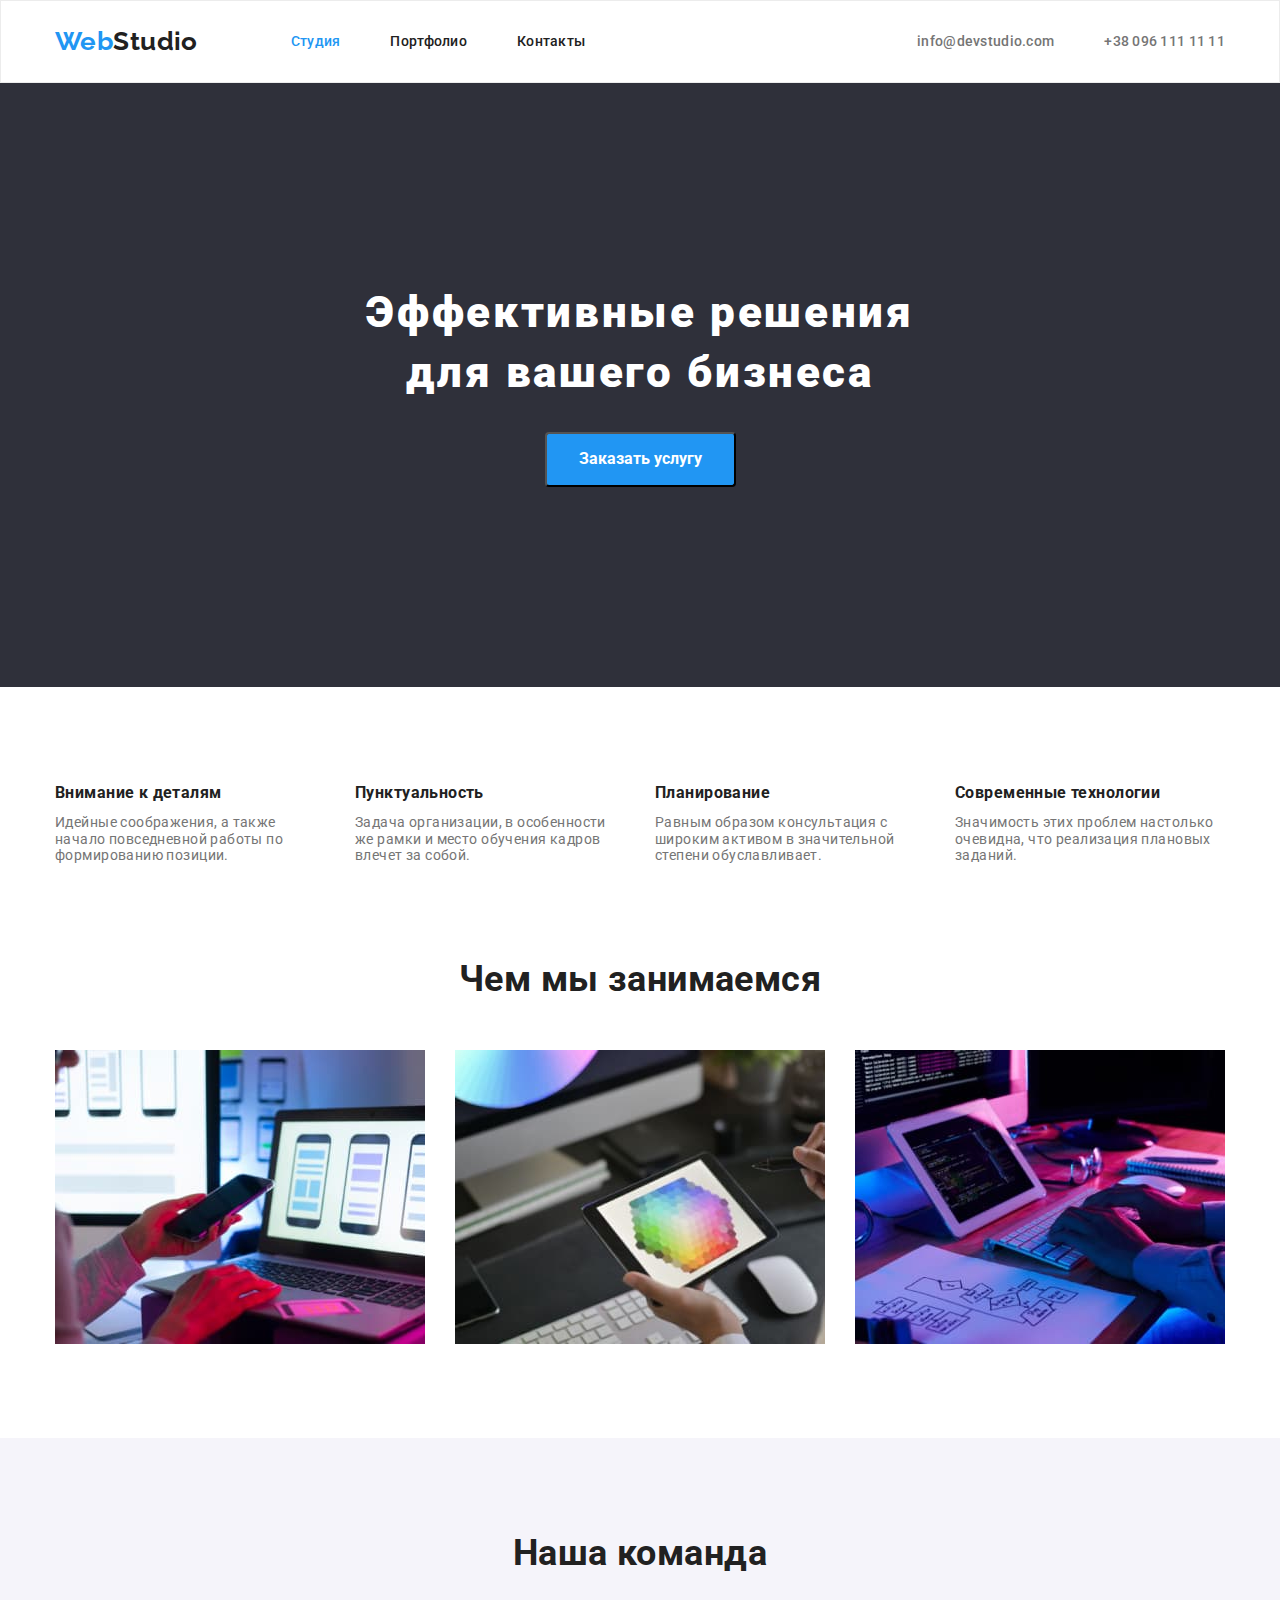
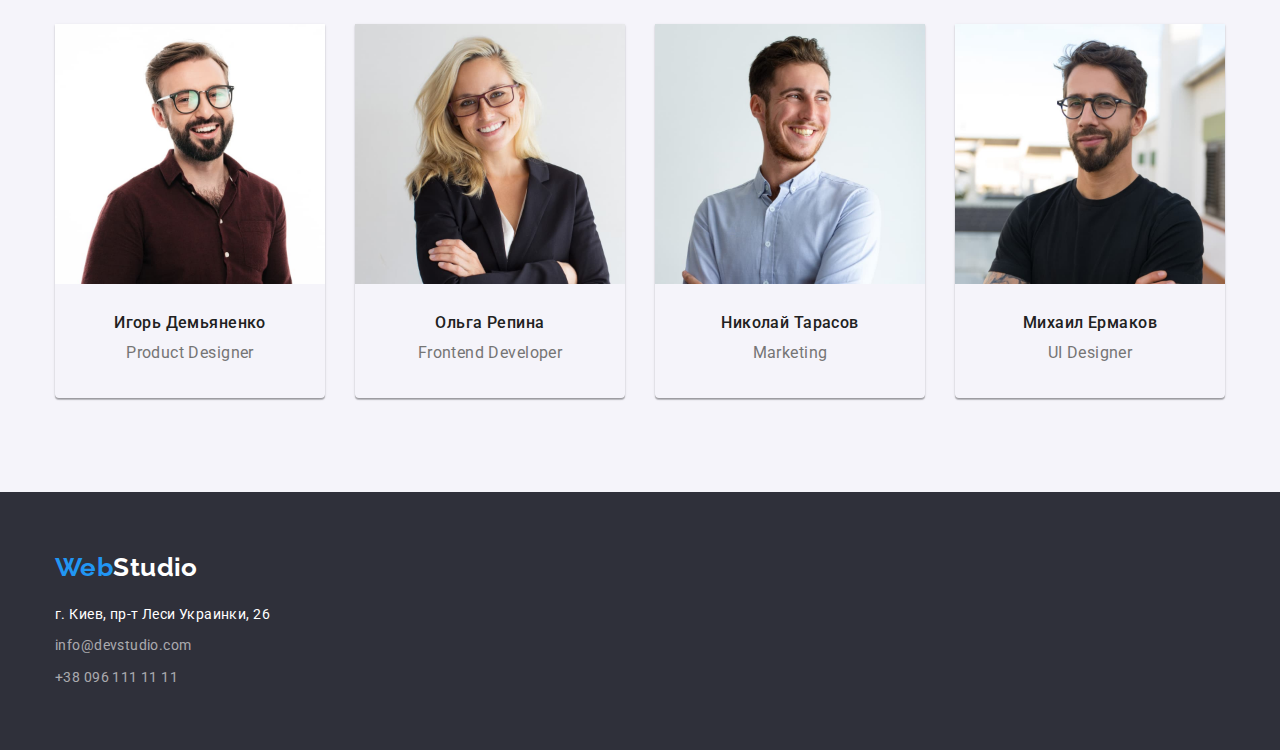
<file: index.html>
<!DOCTYPE html>
<html lang="en">

<head>
    <meta charset="UTF-8">
    <meta http-equiv="X-UA-Compatible" content="IE=edge">
    <meta name="viewport" content="width=device-width, initial-scale=1.0">
    <link rel="preconnect" href="https://fonts.googleapis.com">
    <link href="https://fonts.googleapis.com/css2?family=Raleway:wght@700&family=Roboto:wght@400;500;700;900&display=swap"
        rel="stylesheet">
    <title>Студия</title>
    <link rel="stylesheet" href="https://cdnjs.cloudflare.com/ajax/libs/modern-normalize/1.1.0/modern-normalize.min.css" />
    <link rel="stylesheet" href="./css/styles.css" />
</head>

<body>
    <header class="header">
        <div class="container header-logo">
            <a class="logo" href="/">Web<span class="logo-span">Studio</span></a>
            <nav>
                <ul class="navigation">
                    <li class="navigation-item">
                        <a class="navigation-link current" href="./index.html">Студия</a>
                    </li>
                    <li class="navigation-item">
                        <a class="navigation-link" href="./portfolio.html">Портфолио</a>
                    </li>
                    <li class="navigation-item">
                        <a class="navigation-link" href="">Контакты</a>
                    </li>
                </ul>
            </nav>
            <ul class="header-contacts">
                <li class="contact-item"><a class="contact-link" href="mailto:info@devstudio.com">info@devstudio.com</a>
                </li>
                <li class="contact-item"><a class="contact-link" href="tel:+380961111111">+38 096 111 11 11</a></li>
            </ul>
        </div>
    </header>
    <main>
        <!--hero section-->
        <section class="hero">
            <h1 class="hero-text">Эффективные решения <br> для вашего бизнеса</h1>
            <button type="button" class="hero-button">Заказать услугу</button>
        </section>
        <!--principles of activity-->
            <section class="section">
                <div class="container">
                    <ul class="principles-flex">
                        <li class="principles-item">
                            <h3 class="title-principles">Внимание к деталям</h3>
                            <p class="principles-text">Идейные соображения, а также начало повседневной работы по формированию
                                позиции.</p>
                        </li>
                        <li class="principles-item">
                            <h3 class="title-principles">Пунктуальность</h3>
                            <p class="principles-text">Задача организации, в особенности же рамки и место обучения кадров влечет
                                за собой.</p>
                        </li>
                        <Li class="principles-item">
                            <h3 class="title-principles">Планирование</h3>
                            <p class="principles-text">Равным образом консультация с широким активом в значительной степени
                                обуславливает.</p>
                        </li>
                        <li class="principles-item">
                            <h3 class="title-principles">Современные технологии</h3>
                            <p class="principles-text">Значимость этих проблем настолько очевидна, что реализация плановых
                                заданий.</p>
                        </li>
                    </ul>
                </div>
            </section>
                <!--section with photos-->
            <section class="section padding-reset">
                <div class="container">
                    <h2 class="title-section">Чем мы занимаемся</h2>
                    <ul class="photo-sectin-flex">
                        <li><img src="./images/img1.jpg" alt="ноутбук та телефон" width="370" /></li>
                        <li><img src="./images/img2.jpg" alt="Планшет" width="370" /></li>
                        <li><img src="./images/img3.jpg" alt="Клавіатура" width="370" /></li>
                    </ul>
                </div>
            </section>
        <!--our team-->
        <section class="section worker-background">
            <div class="container">
                <h2 class="title-section">Наша команда</h2>
                <ul class="team-flex">
                    <li class="worker-item">
                        <img src="./images/igor.jpg" alt="Фото Ігоря" width="270" class="worker-photo" />
                        <div class="worker-thumb">
                            <h3 class="worker-name">Игорь Демьяненко</h3>
                            <p class="worker-specialty">Product Designer</p>
                        </div>
                        
                    </li>
                    <li class="worker-item">
                        <img src="./images/olga.jpg" alt="Фото Ольги" width="270" class="worker-photo" />
                        <div class="worker-thumb">
                            <h3 class="worker-name">Ольга Репина</h3>
                            <p class="worker-specialty">Frontend Developer</p>
                        </div>
                    </li>
                    <li class="worker-item">
                        <img src="./images/nikolay.jpg" alt="Фото Миколи" width="270" class="worker-photo" />
                        <div class="worker-thumb">
                            <h3 class="worker-name">Николай Тарасов</h3>
                            <p class="worker-specialty">Marketing</p>
                        </div>
                    </li>
                    <li class="worker-item">
                        <img src="./images/mihail.jpg" alt="Фото Михайла" width="270" class="worker-photo" />
                        <div class="worker-thumb">
                            <h3 class="worker-name">Михаил Ермаков</h3>
                            <p class="worker-specialty">UI Designer</p>
                        </div>
                    </li>
                </ul>
            </div>
        </section>
    </main>
    <footer class="footer">
        <div class="container">
            <a class="logo-footer" href="/">Web<span class="logo-footer-span">Studio</span></a>
            <address>
                <ul class="address">
                    <li class="address-text">г. Киев, пр-т Леси Украинки, 26</li>
                    <li><a class="footer-contact" href="mailto:info@devstudio.com">info@devstudio.com</a></li>
                    <li><a class="footer-contact tel" href="tel:+380961111111">+38 096 111 11 11</a></li>
                </ul>
            </address>
        </div>
    </footer>
</body>

</html>
</file>
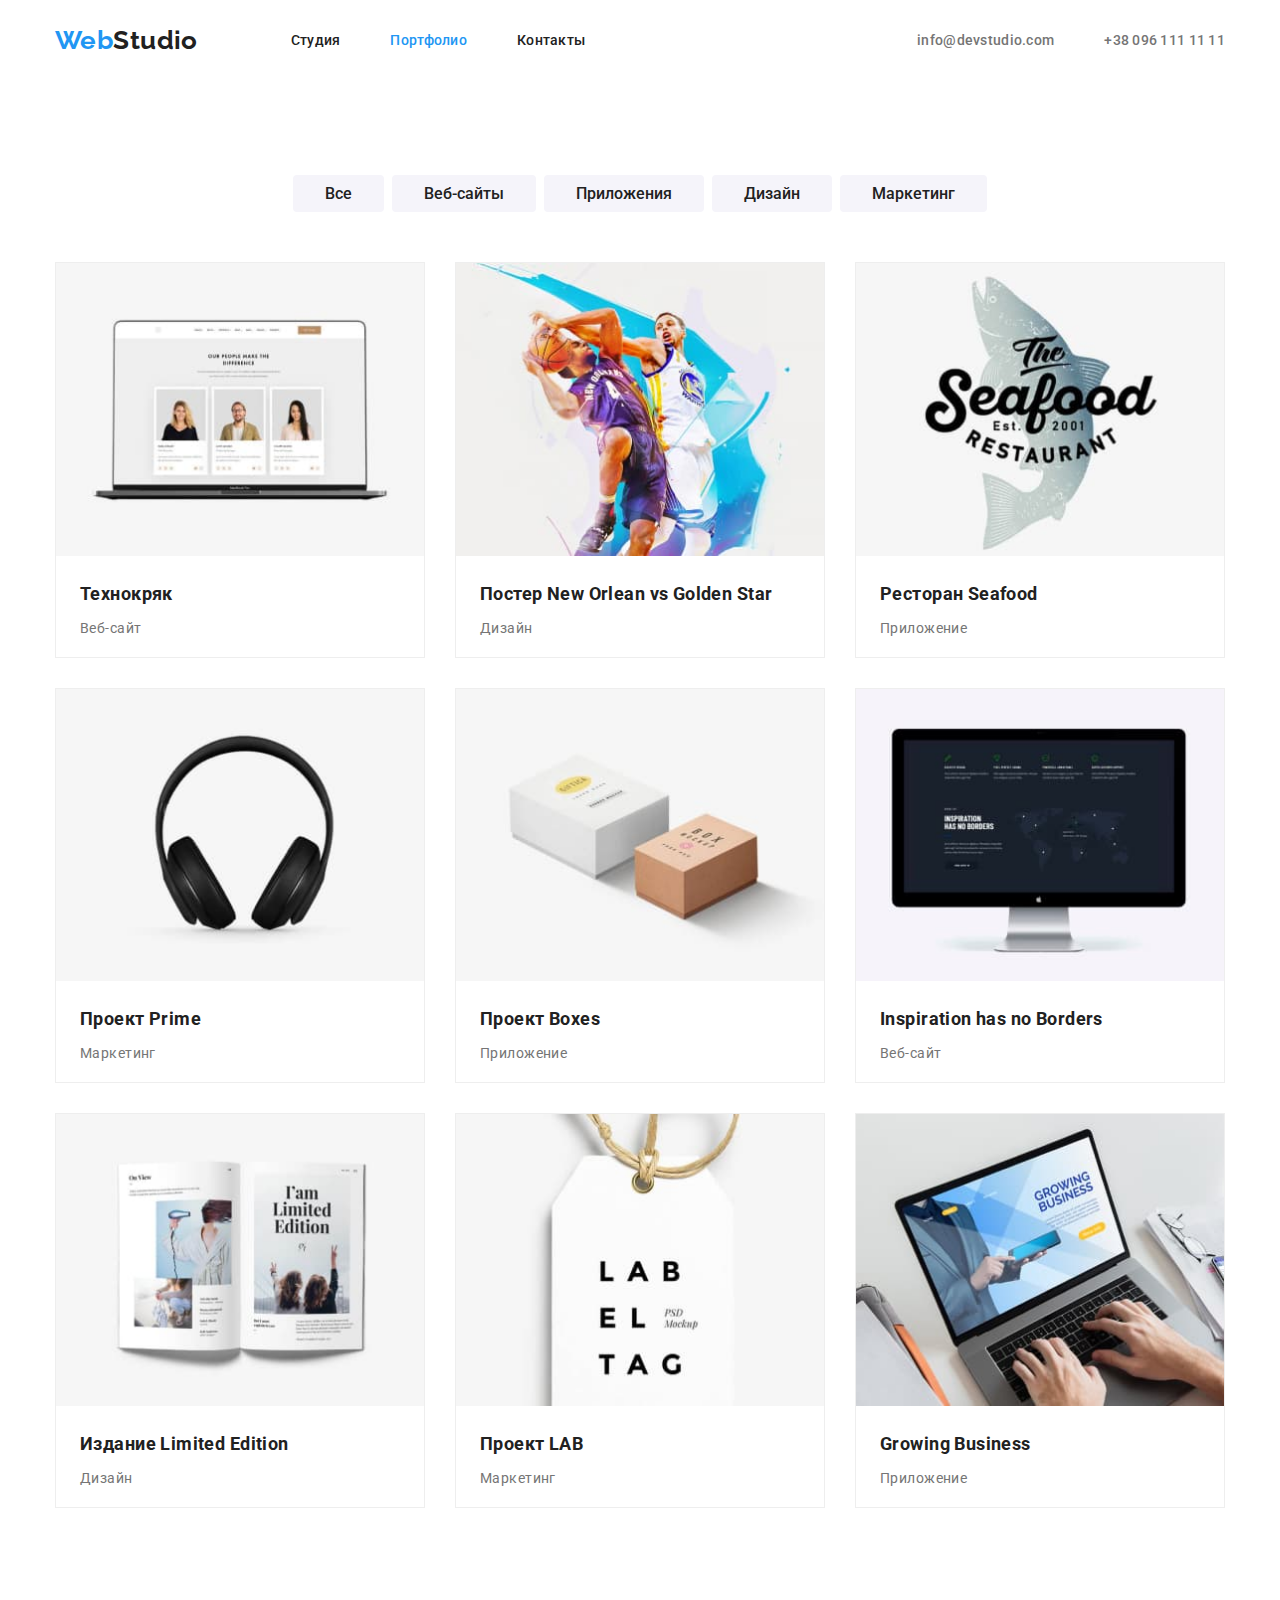
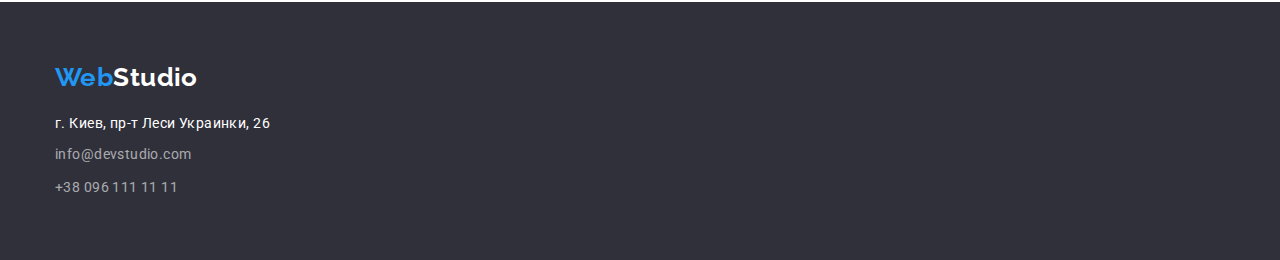
<file: portfolio.html>
<!DOCTYPE html>
<html lang="en">

<head>
    <meta charset="UTF-8">
    <meta http-equiv="X-UA-Compatible" content="IE=edge">
    <meta name="viewport" content="width=device-width, initial-scale=1.0">
    <link
        href="https://fonts.googleapis.com/css2?family=Raleway:wght@700&family=Roboto:wght@400;500;700;900&display=swap"
        rel="stylesheet">
    <title>Студия</title>
    <link rel="stylesheet" href="https://cdnjs.cloudflare.com/ajax/libs/modern-normalize/1.1.0/modern-normalize.min.css" />
    <link rel="stylesheet" href="./css/styles.css" />
</head>

<body>
    <header>
        <div class="container header-logo">
            <a class="logo" href="/">Web<span class="logo-span">Studio</span></a>
            <nav>
                <ul class="navigation">
                    <li class="navigation-item">
                        <a class="navigation-link" href="./index.html">Студия</a>
                    </li>
                    <li class="navigation-item">
                        <a class="navigation-link current" href="./portfolio.html">Портфолио</a>
                    </li>
                    <li class="navigation-item">
                        <a class="navigation-link" href="">Контакты</a>
                    </li>
                </ul>
            </nav>
            <ul class="header-contacts">
                <li class="contact-item"><a class="contact-link" href="mailto:info@devstudio.com">info@devstudio.com</a>
                </li>
                <li class="contact-item"><a class="contact-link" href="tel:+380961111111">+38 096 111 11 11</a></li>
            </ul>
        </div>
    </header>
    <main>
        <section class="section">
            <div class="container">
                <h1 class="hidden">Заголовок, який приховається</h1>
                <ul class="filter">
                    <li class="filter-item">
                        <button class="filter-button" type="button">Все</button>
                    </li>
                    <li class="filter-item">
                        <button class="filter-button" type="button">Веб-сайты</button>
                    </li>
                    <li class="filter-item">
                        <button class="filter-button" type="button">Приложения</button>
                    </li>
                    <li class="filter-item">
                        <button class="filter-button" type="button">Дизайн</button>
                    </li>
                    <li class="filter-item">
                        <button class="filter-button" type="button">Маркетинг</button>
                    </li>
                </ul>
                <ul class="galery">
                        <li class="galery-item">
                            <a href="#" class="galery-link">
                                <img src="./images/tehno.jpg" alt="відображення веб-сайту" width="370" class="galery-img" />
                                <div class="card-content">    
                                    <h2 class="galery-title">Технокряк</h2>
                                    <p class="galery-text">Веб-сайт</p>
                                </div>
                            </a>
                        </li>
                        <li class="galery-item">
                            <a href="#" class="galery-link">
                                <img src="./images/orlean.jpg" alt="гравці в баскетбол" width="370" class="galery-img" />
                                <div class="card-content">
                                    <h2 class="galery-title">Постер New Orlean vs Golden Star</h2>
                                    <p class="galery-text">Дизайн</p>
                                </div>
                            </a>
                        </li>
                        <li class="galery-item">
                            <a href="#" class="galery-link">
                                <img src="./images/seafood.jpg" alt="логотип ресторану" width="370" class="galery-img" />
                                <div class="card-content">
                                    <h2 class="galery-title">Ресторан Seafood</h2>
                                    <p class="galery-text">Приложение</p>
                                </div>
                            </a>
                        </li>
                        <li class="galery-item">
                            <a href="#" class="galery-link">
                                <img src="./images/Prime.jpg" alt="навушники" width="370" class="galery-img" />
                                <div class="card-content">
                                    <h2 class="galery-title">Проект Prime</h2>
                                    <p class="galery-text">Маркетинг</p>
                                </div>
                            </a>
                        </li>
                        <li class="galery-item">
                            <a href="#" class="galery-link">
                                <img src="./images/box.jpg" alt="дві коробочки" width="370" class="galery-img" />
                                <div class="card-content">
                                    <h2 class="galery-title">Проект Boxes</h2>
                                    <p class="galery-text">Приложение</p>
                                </div>
                            </a>
                        </li>
                        <li class="galery-item">
                            <a href="#" class="galery-link">
                                <img src="./images/borders.jpg" alt="монітор" width="370" class="galery-img" />
                                <div class="card-content">
                                    <h2 class="galery-title">Inspiration has no Borders</h2>
                                    <p class="galery-text">Веб-сайт</p>
                                </div>
                            </a>
                        </li>
                        <li class="galery-item">
                            <a href="#" class="galery-link">
                                <img src="./images/edition.jpg" alt="Глянцевий журнал" width="370" class="galery-img" />
                                <div class="card-content">
                                    <h2 class="galery-title">Издание Limited Edition</h2>
                                    <p class="galery-text">Дизайн</p>
                                </div>
                            </a>
                        </li>
                        <li class="galery-item">
                            <a href="#" class="galery-link">
                                <img src="./images/lab.jpg" alt="логотип проекту" width="370" class="galery-img" />
                                <div class="card-content">
                                    <h2 class="galery-title">Проект LAB</h2>
                                    <p class="galery-text">Маркетинг</p>
                                </div>
                            </a>
                        </li>
                        <li class="galery-item">
                            <a href="#" class="galery-link">
                                <img src="./images/growing.jpg" alt="людина працює за ноутбуком" width="370" class="galery-img" />
                                <div class="card-content">
                                    <h2 class="galery-title">Growing Business</h2>
                                    <p class="galery-text"> Приложение</p>
                                </div>
                            </a>
                        </li>
                </ul>
            </div>
            
        </section>
    </main>
    <footer class="footer">
        <div class="container">
            <a class="logo-footer" href="/">Web<span class="logo-footer-span">Studio</span></a>
            <address>
                <ul class="address">
                    <li class="address-text">г. Киев, пр-т Леси Украинки, 26</li>
                    <li><a class="footer-contact" href="mailto:info@devstudio.com">info@devstudio.com</a></li>
                    <li><a class="footer-contact tel" href="tel:+380961111111">+38 096 111 11 11</a></li>
                </ul>
            </address>
        </div>
    </footer>
</body>

</html>
</file>
<file: css/styles.css>
:root {
  --title-text-color: #212121;
  --accent-color: #2196f3;
  --text-color: #757575;
  --wright-color: #ffffff;
}
body {
  margin: 0;
  font-family: Roboto, sans-serif;
  background-color: #ffffff;
  color: var(--text-color);
  letter-spacing: 0.03em;
  font-size: 14px;
  line-height: 1.2;
  padding: 0;
}
ul {
  list-style: none;
  padding: 0;
  margin: 0;
}
a {
  text-decoration: none;
  display: block;
}
img {
  display: block;
  max-width: 100%;
  height: auto;
}
/*other*/
.title-section {
  font-weight: 700;
  font-size: 36px;
  line-height: 1.17;
  text-align: center;
  margin-bottom: 50px;
}
.container {
  width: 1200px;
  margin-left: auto;
  margin-right: auto;
  padding: 0 15px;
}
.section {
  padding-top: 94px;
  padding-bottom: 94px;
}
.navigation-link:hover,
.navigation-link:focus,
.contact-link:hover,
.contact-link:focus,
.contact-link-adress:hover,
.contact-link-adress:focus {
  color: var(--accent-color);
}
.title-section,
.title-principles,
.worker-name,
.galery-title {
  color: var(--title-text-color);
}
h1,
h2,
h3,
p {
  margin: 0;
}

/* header */
.logo,
.logo-footer {
  font-family: Raleway;
  font-weight: 700;
  font-size: 26px;
  color: var(--accent-color);
}
.logo {
  margin-right: 93px;
}
.logo-span {
  color: var(--title-text-color);
}
.navigation-link {
  display: inline-block;
  font-weight: 500;
  color: var(--title-text-color);
  letter-spacing: 0.02em;
  text-decoration: none;
  vertical-align: middle;
  padding-top: 32px;
  padding-bottom: 32px;
}
.contact-link {
  display: inline-block;
  font-weight: 500;
  color: var(--text-color);
  text-decoration: none;
  letter-spacing: 0.02em;
  vertical-align: middle;
  padding-top: 32px;
  padding-bottom: 32px;
}
.current {
  color: var(--accent-color);
}
.header-logo {
  display: flex;
  align-items: center;
}
.navigation {
  display: flex;
  align-items: center;
}
.header-contacts {
  display: flex;
  align-items: center;
  margin-left: auto;
}
.navigation-item:not(:last-child),
.contact-item:not(:last-child) {
  margin-right: 50px;
}
.header {
  border: 1px solid #ececec;
}
/*footer*/
.logo-footer-span,
.address-text {
  color: var(--wright-color);
}
.footer {
  padding: 60px 0;
}
.address-text {
  font-style: normal;
  line-height: 1.5;
}
.footer-contact {
  font-style: normal;
  line-height: 1.7;
  color: rgba(255, 255, 255, 0.6);
  text-decoration: none;
}
.footer-contact {
  margin-top: 9px;
}
.logo-footer {
  display: inline-block;
  margin-top: 0;
  margin-bottom: 20px;
}

.tel {
  display: inline-block;
}

/*hero*/
.hero-button:hover {
  color: var(--title-text-color);
}
.hero-button {
  display: inline-block;
  text-align: center;
  font-weight: 700;
  font-size: 16px;
  line-height: 1.88;
  color: var(--wright-color);
  background-color: var(--accent-color);
  font-family: inherit;
  cursor: pointer;
  border-radius: 4px;
  padding: 10px 32px;
}
.hero,
.footer {
  background-color: #2f303a;
}
.hero {
  text-align: center;
  padding-bottom: 200px;
  padding-top: 200px;
}
.hero-text {
  font-weight: 900;
  font-size: 44px;
  line-height: 1.36;
  color: var(--wright-color);
  letter-spacing: 0.06em;
  margin-bottom: 30px;
}
/*principles*/
.padding-reset {
  padding-top: 0px;
}

.principles-flex {
  display: flex;
}
.title-principles {
  font-weight: 700;
  line-height: 1.42;
  margin-bottom: 10px;
}
.principles-text {
  display: inline;
  font-weight: 400;
  line-height: 1.7px;
}
.principles-item {
  width: 270px;
}
.principles-item:not(:last-child) {
  margin-right: 30px;
}

/* section with photo */
.photo-sectin-flex {
  display: flex;
  justify-content: space-between;
}
/*worker*/

.worker-background {
  background-color: #F5F4FA;
}
.worker-name {
  font-weight: 500;
  font-size: 16px;
  line-height: 1.18;
  margin-bottom: 10px;
}
.worker-item {
  box-shadow: 0px 1px 3px rgba(0, 0, 0, 0.12), 0px 1px 1px rgba(0, 0, 0, 0.14), 0px 2px 1px rgba(0, 0, 0, 0.2);
  border-radius: 0px 0px 4px 4px; 
}
.worker-specialty {
  font-size: 16px;
  margin-bottom: 0;
}
.team-flex {
  display: flex;
}
.worker-item:not(:last-child) {
  margin-right: 30px;
}
.worker-thumb {
  text-align: center;
  padding-top: 30px;
  padding-bottom: 36px;
}
/*filter*/
.filter-button:hover {
  color: var(--wright-color);
  background-color: var(--accent-color);
}
.filter-button {
  border: transparent;
  display: inline-block;
  color: var(--title-text-color);
  font-weight: 500;
  font-size: 16px;
  line-height: 1.6;
  background-color: #f5f4fa;
  font-family: inherit;
  cursor: pointer;
  border-radius: 4px;
  vertical-align: middle;
  padding: 6px 32px;
  
}
.filter-item:not(:last-child){
  margin-right: 8px;
}
.filter {
  display: flex;
  justify-content: center;
  margin-bottom: 50px;
}

.hidden {
  position: absolute;
  clip: rect(0 0 0 0);
  width: 1px;
  height: 1px;
  margin: 1px;
}
/*galery*/
.galery-title {
  font-weight: 700;
  font-size: 18px;
  line-height: 2;
  margin-bottom: 8px;
}

.galery-text {
  color: var(--text-color);
}
.galery {
  display: flex;
  flex-wrap: wrap;
}
.galery-item {
  width: 370px;
  margin-bottom: 30px;
  margin-right: 30px;
  background: #FFFFFF;
  border: 1px solid #EEEEEE;
}
.galery-item:nth-last-child(3n + 1) {
  margin-right: 0;
}
.galery-item:nth-last-child(-n + 3) {
  margin-bottom: 0;
}
.card-content {
  padding: 20px 24px;
  margin: 0;
}
</file>
